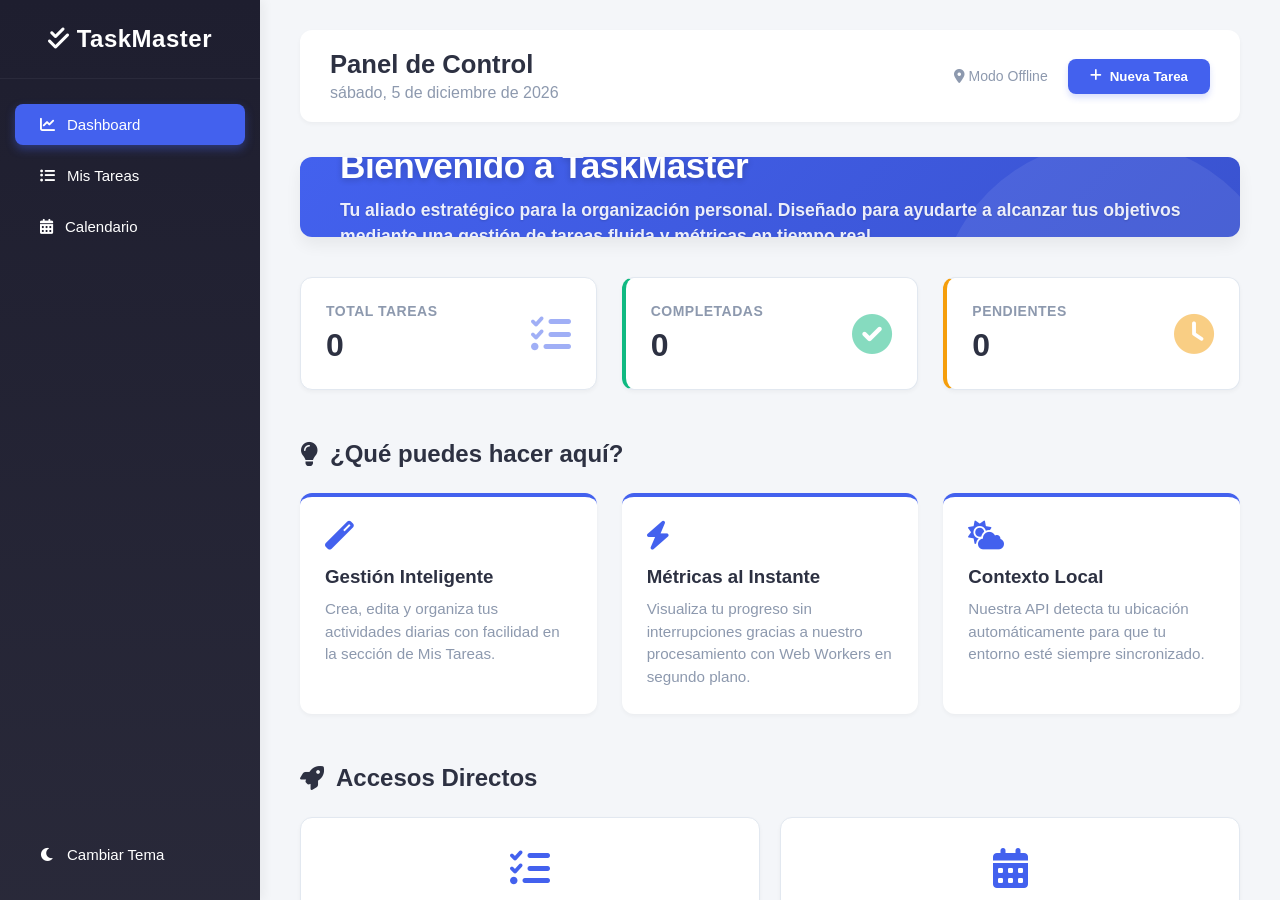
<file: index.html>
<!DOCTYPE html>
<html lang="es">
<head>
    <meta charset="UTF-8">
    <meta name="viewport" content="width=device-width, initial-scale=1.0"> 
    <title>Gestor de Tareas - Dashboard</title>
    <link href="https://cdnjs.cloudflare.com/ajax/libs/font-awesome/6.0.0/css/all.min.css" rel="stylesheet">
    <link href="css/styles.css" rel="stylesheet">
</head>
<body>

    <aside class="sidebar" id="sidebar-container"></aside>

    <main class="main-content">
        <header class="topbar">
            <div>
                <h1>Panel de Control</h1>
                <p id="current-date" style="color: var(--text-light); margin-top: 5px;"></p>
            </div>
            <div class="user-info">
                <span id="api-location"><i class="fas fa-map-marker-alt"></i> Obteniendo ubicación...</span>
                <button class="btn-primary" id="btn-open-modal"><i class="fas fa-plus"></i> Nueva Tarea</button>
            </div>
        </header>

        <section class="welcome-hero">
            <h1>Bienvenido a TaskMaster</h1>
            <h2>Tu aliado estratégico para la organización personal. Diseñado para ayudarte a alcanzar tus objetivos mediante una gestión de tareas fluida y métricas en tiempo real.</h2>
        </section>

        <section class="dashboard-cards">
            <div class="card">
                <div class="card-info">
                    <h3>Total Tareas</h3>
                    <span class="number" id="metric-total">0</span>
                </div>
                <i class="fas fa-tasks"></i>
            </div>
            <div class="card" style="border-left: 4px solid var(--success);">
                <div class="card-info">
                    <h3>Completadas</h3>
                    <span class="number" id="metric-completed">0</span>
                </div>
                <i class="fas fa-check-circle" style="color: var(--success);"></i>
            </div>
            <div class="card" style="border-left: 4px solid var(--warning);">
                <div class="card-info">
                    <h3>Pendientes</h3>
                    <span class="number" id="metric-pending">0</span>
                </div>
                <i class="fas fa-clock" style="color: var(--warning);"></i>
            </div>
        </section>

        <h2 class="section-title"><i class="fas fa-lightbulb"></i> ¿Qué puedes hacer aquí?</h2>
        <section class="features-section">
            <div class="feature-item">
                <i class="fas fa-magic"></i>
                <h3>Gestión Inteligente</h3>
                <p>Crea, edita y organiza tus actividades diarias con facilidad en la sección de Mis Tareas.</p>
            </div>
            <div class="feature-item">
                <i class="fas fa-bolt"></i>
                <h3>Métricas al Instante</h3>
                <p>Visualiza tu progreso sin interrupciones gracias a nuestro procesamiento con Web Workers en segundo plano.</p>
            </div>
            <div class="feature-item">
                <i class="fas fa-cloud-sun"></i>
                <h3>Contexto Local</h3>
                <p>Nuestra API detecta tu ubicación automáticamente para que tu entorno esté siempre sincronizado.</p>
            </div>
        </section>

        <h2 class="section-title"><i class="fas fa-rocket"></i> Accesos Directos</h2>
        <section class="quick-access-grid">
            <a href="tareas.html" class="action-card">
                <i class="fas fa-list-check"></i>
                <span>Mis Tareas</span>
                <small>Ver y editar listado</small>
            </a>
            <a href="calendario.html" class="action-card">
                <i class="fas fa-calendar-days"></i>
                <span>Calendario</span>
                <small>Planifica tu semana</small>
            </a>
        </section>
    </main>

    <div class="modal" id="task-modal">
        <div class="modal-content">
            <h2 id="modal-title" style="margin-bottom: 20px;">Agregar Nueva Tarea</h2>
            <form id="task-form">
                <input type="hidden" id="task-id">
                <div class="form-group"><label>Título</label><input type="text" id="task-title" required></div>
                <div class="form-group"><label>Descripción</label><textarea id="task-desc" rows="3" required></textarea></div>
                <div class="form-group"><label>Fecha</label><input type="date" id="task-date" required></div>
                
                <div class="form-group">
                    <label>Estado</label>
                    <select id="task-status"><option value="pending">Pendiente</option><option value="completed">Completada</option></select>
                </div>
                <div class="modal-actions">
                    <button type="button" class="btn-cancel" id="btn-close-modal">Cancelar</button>
                    <button type="submit" class="btn-primary">Guardar</button>
                </div>
            </form>
        </div>
    </div>

    <div class="modal" id="delete-confirm-modal">
        <div class="modal-content" style="max-width: 400px; text-align: center;">
            <div style="font-size: 3rem; color: var(--danger); margin-bottom: 15px;">
                <i class="fas fa-exclamation-triangle"></i>
            </div>
            <h2 style="margin-bottom: 10px;">¿Eliminar Tarea?</h2>
            <p style="color: var(--text-light); margin-bottom: 25px;">Esta acción es permanente y no se puede deshacer. ¿Estás seguro?</p>
            <div class="modal-actions" style="justify-content: center; width: 100%;">
                <button type="button" class="btn-cancel" id="btn-cancel-delete">Cancelar</button>
                <button type="button" class="btn-primary" id="btn-confirm-delete" style="background-color: var(--danger); box-shadow: 0 4px 6px rgba(239, 68, 68, 0.2);">Sí, Eliminar</button>
            </div>
        </div>
    </div>

    <script>
    window.addEventListener('pageshow', () => {
        sessionStorage.removeItem('redirigido');
    });
    </script>
    <script src="js/redirect.js"></script>
    <script src="js/api.js"></script>
    <script src="js/crud.js"></script>
    <script src="js/main.js"></script>
    <script>
        const opcionesFecha = { weekday: 'long', year: 'numeric', month: 'long', day: 'numeric' };
        document.getElementById('current-date').textContent = new Date().toLocaleDateString('es-ES', opcionesFecha);
    </script>
</body>
</html>
</file>
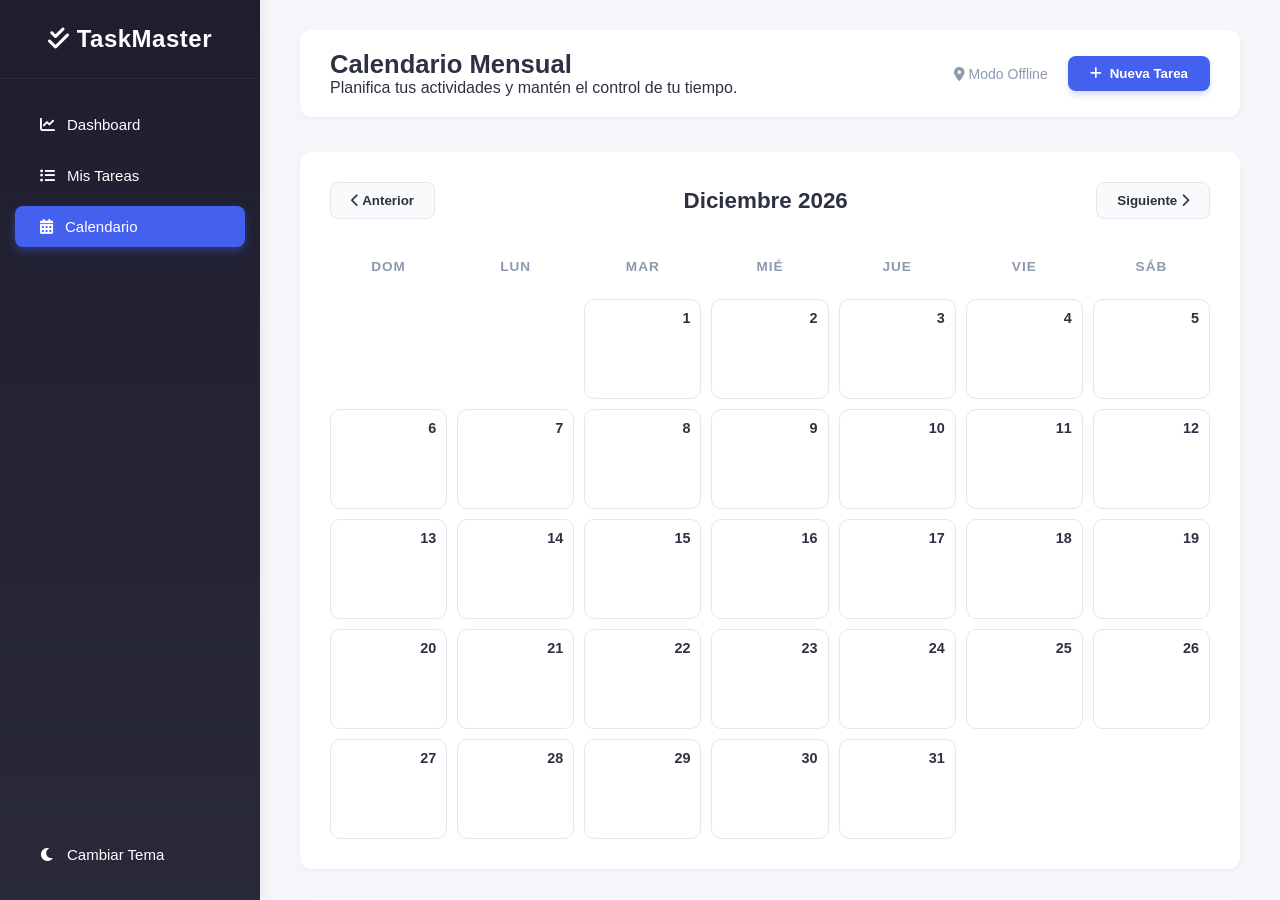
<file: calendario.html>
<!DOCTYPE html>
<html lang="es">
<head>
    <meta charset="UTF-8">
    <meta name="viewport" content="width=device-width, initial-scale=1.0">
    <title>Gestor de Tareas - Calendario</title>
    <link href="https://cdnjs.cloudflare.com/ajax/libs/font-awesome/6.0.0/css/all.min.css" rel="stylesheet">
    <link href="css/styles.css" rel="stylesheet">
</head>
<body>

    <aside class="sidebar" id="sidebar-container"></aside>

    <main class="main-content">
        <header class="topbar">
            <div>
                <h1>Calendario Mensual</h1>
                <p>Planifica tus actividades y mantén el control de tu tiempo.</p>
            </div>
            <div class="user-info">
                <span id="api-location"><i class="fas fa-map-marker-alt"></i> Obteniendo ubicación...</span>
                <button class="btn-primary" id="btn-open-modal"><i class="fas fa-plus"></i> Nueva Tarea</button>
            </div>
        </header>

        <section class="calendar-container">
            <div class="calendar-header-controls">
                <button id="prev-month"><i class="fas fa-chevron-left"></i> Anterior</button>
                <div style="position: relative; cursor: pointer;" title="Haz clic para buscar un mes o año">
                    <h2 id="calendar-month-year">Cargando...</h2>
                    <input type="month" id="month-picker" style="position: absolute; top: 0; left: 0; width: 100%; height: 100%; opacity: 0; cursor: pointer;">
                </div>
                <button id="next-month">Siguiente <i class="fas fa-chevron-right"></i></button>
            </div>

            <div class="calendar-grid" style="margin-bottom: 10px;">
                <div class="calendar-day-name">Dom</div>
                <div class="calendar-day-name">Lun</div>
                <div class="calendar-day-name">Mar</div>
                <div class="calendar-day-name">Mié</div>
                <div class="calendar-day-name">Jue</div>
                <div class="calendar-day-name">Vie</div>
                <div class="calendar-day-name">Sáb</div>
            </div>

            <div class="calendar-grid" id="calendar-days"></div>
        </section>

        <section class="crud-container" style="margin-top: 30px;">
            <div class="crud-header">
                <h3 class="section-title" style="margin:0;"><i class="fas fa-list-check"></i> Detalle de Tareas</h3>
                <div class="crud-controls">
                    <input type="text" id="search-input" placeholder="Buscar por ID o Título...">

                    <input type="date" id="filter-date-start" title="Desde la fecha...">
                    <input type="date" id="filter-date-end" title="Hasta la fecha...">
                    
                    <select id="filter-status" title="Filtrar por Estado">
                        <option value="all">Todas las tareas</option>
                        <option value="pending">Solo Pendientes</option>
                        <option value="completed">Solo Completadas</option>
                    </select>
                </div>
            </div>
            
            <div class="table-responsive">
                <table>
                    <thead>
                        <tr>
                            <th>ID</th><th>Título</th><th>Descripción</th>
                            <th id="th-fecha" class="sortable-header" title="Clic para ordenar">
                                Fecha <i id="sort-icon" class="fas fa-sort-down"></i>
                            </th>
                            <th>Estado</th><th>Acciones</th>
                        </tr>
                    </thead>
                    <tbody id="tasks-tbody"></tbody>
                </table>
            </div>

            <div id="pagination-controls" style="display: flex; justify-content: flex-end; align-items: center; gap: 15px; margin-top: 20px;">
                <button id="btn-prev-page" class="btn-cancel"><i class="fas fa-chevron-left"></i> Anterior</button>
                <span id="page-info" style="font-weight: 600; color: var(--text-dark);">Página 1</span>
                <button id="btn-next-page" class="btn-cancel">Siguiente <i class="fas fa-chevron-right"></i></button>
            </div>
        </section>
    </main>

    <div class="modal" id="task-modal">
        <div class="modal-content">
            <h2 id="modal-title" style="margin-bottom: 20px;">Agregar Nueva Tarea</h2>
            <form id="task-form">
                <input type="hidden" id="task-id">
                <div class="form-group"><label>Título</label><input type="text" id="task-title" required></div>
                <div class="form-group"><label>Descripción</label><textarea id="task-desc" rows="3" required></textarea></div>
                <div class="form-group"><label>Fecha</label><input type="date" id="task-date" required></div>
                <div class="form-group">
                    <label>Estado</label>
                    <select id="task-status"><option value="pending">Pendiente</option><option value="completed">Completada</option></select>
                </div>
                <div class="modal-actions">
                    <button type="button" class="btn-cancel" id="btn-close-modal">Cancelar</button>
                    <button type="submit" class="btn-primary">Guardar</button>
                </div>
            </form>
        </div>
    </div>

    <div class="modal" id="delete-confirm-modal">
        <div class="modal-content" style="max-width: 400px; text-align: center;">
            <div style="font-size: 3rem; color: var(--danger); margin-bottom: 15px;">
                <i class="fas fa-exclamation-triangle"></i>
            </div>
            <h2 id="delete-modal-title" style="margin-bottom: 10px;">¿Eliminar Tarea?</h2>
            <p id="delete-modal-text" style="color: var(--text-light); margin-bottom: 25px;">Esta acción es permanente y no se puede deshacer. ¿Estás seguro?</p>
            <div class="modal-actions" style="justify-content: center; width: 100%;">
                <button type="button" class="btn-cancel" id="btn-cancel-delete">Cancelar</button>
                <button type="button" class="btn-primary" id="btn-confirm-delete" style="background-color: var(--danger); box-shadow: 0 4px 6px rgba(239, 68, 68, 0.2);">Sí, Eliminar</button>
            </div>
        </div>
    </div>

    <div class="modal" id="view-task-modal">
        <div class="modal-content" style="max-width: 500px;">
            <div style="display: flex; justify-content: space-between; align-items: flex-start; margin-bottom: 20px; gap: 15px;">
                <h2 id="view-task-title" style="word-break: break-word; color: var(--primary-color); margin: 0;">Título de la tarea</h2>
                <span id="view-task-status" class="status-badge" style="white-space: nowrap;">Estado</span>
            </div>
            
            <div style="margin-bottom: 15px; color: var(--text-light); font-size: 0.95rem;">
                <p><strong><i class="fas fa-fingerprint"></i> ID:</strong> <span id="view-task-id"></span></p>
                <p style="margin-top: 8px;"><strong><i class="fas fa-calendar-alt"></i> Fecha planificada:</strong> <span id="view-task-date"></span></p>
            </div>
            
            <div style="margin-bottom: 25px;">
                <p style="color: var(--text-light); font-size: 0.95rem; margin-bottom: 8px;"><strong><i class="fas fa-align-left"></i> Descripción:</strong></p>
                <div id="view-task-desc" style="background: var(--bg-color); padding: 15px; border-radius: 8px; color: var(--text-dark); white-space: pre-wrap; font-size: 0.95rem; line-height: 1.5; max-height: 200px; overflow-y: auto;"></div>
            </div>
            
            <div class="modal-actions" style="justify-content: flex-end;">
                <button type="button" class="btn-cancel" id="btn-close-view">Cerrar</button>
                <button type="button" class="btn-primary" id="btn-edit-from-view"><i class="fas fa-edit"></i> Editar Tarea</button>
            </div>
        </div>
    </div>

    <script src="js/lastview.js"></script>
    <script src="js/api.js"></script>
    <script src="js/crud.js"></script>
    <script src="js/main.js"></script>
</body>
</html>
</file>
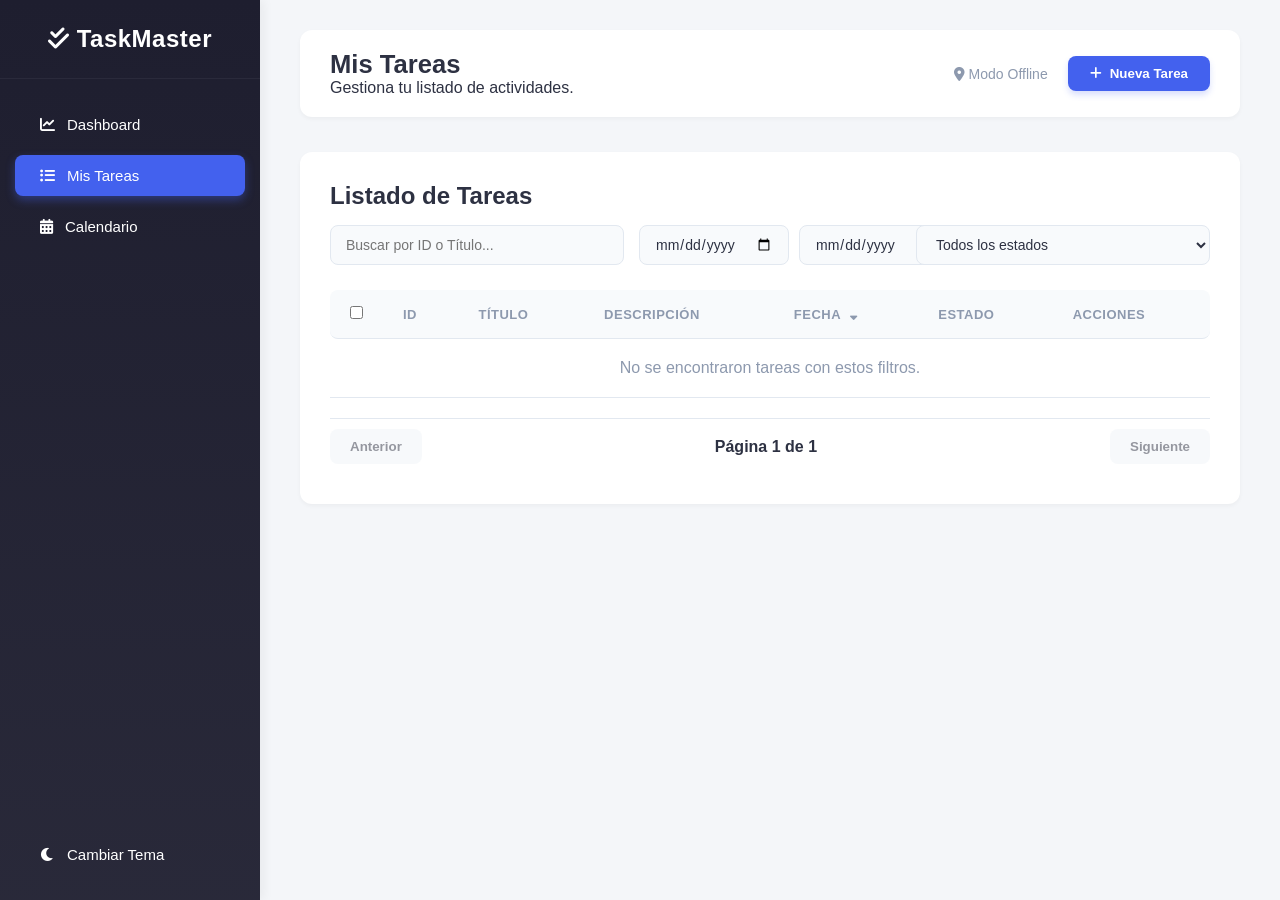
<file: tareas.html>
<!DOCTYPE html>
<html lang="es">
<head>
    <meta charset="UTF-8">
    <meta name="viewport" content="width=device-width, initial-scale=1.0">
    <title>Gestor de Tareas - Mis Tareas</title>
    <link href="https://cdnjs.cloudflare.com/ajax/libs/font-awesome/6.0.0/css/all.min.css" rel="stylesheet">
    <link href="css/styles.css" rel="stylesheet">
</head>
<body>

    <aside class="sidebar" id="sidebar-container"></aside>

    <main class="main-content">
        <header class="topbar">
            <div>
                <h1>Mis Tareas</h1>
                <p>Gestiona tu listado de actividades.</p>
            </div>
            <div class="user-info">
                <span id="api-location"><i class="fas fa-map-marker-alt"></i> Obteniendo ubicación...</span>
                <button class="btn-primary" id="btn-open-modal"><i class="fas fa-plus"></i> Nueva Tarea</button>
            </div>
        </header>

        <section class="crud-container">
            <div class="crud-header">
                <h2>Listado de Tareas</h2>
                <div class="crud-controls">
                    <input type="text" id="search-input" placeholder="Buscar por ID o Título...">
                    
                    <button id="btn-delete-selected" class="btn-primary" style="background-color: var(--danger); display: none;">
                        <i class="fas fa-trash-alt"></i> Eliminar Seleccionadas
                    </button>
                    
                    <div class="date-filters">
                        <input type="date" id="filter-date-start" title="Desde la fecha...">
                        <input type="date" id="filter-date-end" title="Hasta la fecha...">
                    </div>
                    
                    <select id="filter-select">
                        <option value="all">Todos los estados</option>
                        <option value="pending">Pendientes</option>
                        <option value="completed">Completadas</option>
                    </select>
                </div>
            </div>
            <div class="table-responsive">
                <table id="tasks-table">
                    <thead>
                        <tr>
                            <th style="width: 40px; text-align: center;">
                                <input type="checkbox" id="select-all-tasks" title="Seleccionar todas las tareas">
                            </th>
                            <th>ID</th>
                            <th>Título</th>
                            <th>Descripción</th>
                            <th id="th-fecha" class="sortable-header" title="Clic para ordenar">
                                Fecha <i id="sort-icon" class="fas fa-sort-down"></i>
                            </th>
                            <th>Estado</th>
                            <th>Acciones</th>
                        </tr>
                    </thead>
                    <tbody id="tasks-tbody"></tbody>
                </table>
            </div>
            
            <div class="pagination-controls">
                <button type="button" class="btn-cancel" id="btn-prev-page" disabled>Anterior</button>
                <span id="page-info">Página 1 de 1</span>
                <button type="button" class="btn-cancel" id="btn-next-page" disabled>Siguiente</button>
            </div>
        </section>
    </main>

    <div class="modal" id="task-modal">
        <div class="modal-content">
            <h2 id="modal-title" style="margin-bottom: 20px;">Agregar Nueva Tarea</h2>
            <form id="task-form">
                <input type="hidden" id="task-id">
                <div class="form-group"><label>Título</label><input type="text" id="task-title" required></div>
                <div class="form-group"><label>Descripción</label><textarea id="task-desc" rows="3" required></textarea></div>
                <div class="form-group"><label>Fecha</label><input type="date" id="task-date" required></div>
                
                <div class="form-group">
                    <label>Estado</label>
                    <select id="task-status"><option value="pending">Pendiente</option><option value="completed">Completada</option></select>
                </div>
                <div class="modal-actions">
                    <button type="button" class="btn-cancel" id="btn-close-modal">Cancelar</button>
                    <button type="submit" class="btn-primary">Guardar</button>
                </div>
            </form>
        </div>
    </div>

    <div class="modal" id="delete-confirm-modal">
        <div class="modal-content" style="max-width: 400px; text-align: center;">
            <div style="font-size: 3rem; color: var(--danger); margin-bottom: 15px;">
                <i class="fas fa-exclamation-triangle"></i>
            </div>
            <h2 id="delete-modal-title" style="margin-bottom: 10px;">¿Eliminar Tarea?</h2>
            <p id="delete-modal-text" style="color: var(--text-light); margin-bottom: 25px;">Esta acción es permanente y no se puede deshacer. ¿Estás seguro?</p>
            <div class="modal-actions" style="justify-content: center; width: 100%;">
                <button type="button" class="btn-cancel" id="btn-cancel-delete">Cancelar</button>
                <button type="button" class="btn-primary" id="btn-confirm-delete" style="background-color: var(--danger); box-shadow: 0 4px 6px rgba(239, 68, 68, 0.2);">Sí, Eliminar</button>
            </div>
        </div>
    </div>

    <div class="modal" id="view-task-modal">
        <div class="modal-content" style="max-width: 500px;">
            <div style="display: flex; justify-content: space-between; align-items: flex-start; margin-bottom: 20px; gap: 15px;">
                <h2 id="view-task-title" style="word-break: break-word; color: var(--primary-color); margin: 0;">Título de la tarea</h2>
                <span id="view-task-status" class="status-badge" style="white-space: nowrap;">Estado</span>
            </div>
            
            <div style="margin-bottom: 15px; color: var(--text-light); font-size: 0.95rem;">
                <p><strong><i class="fas fa-fingerprint"></i> ID:</strong> <span id="view-task-id"></span></p>
                <p style="margin-top: 8px;"><strong><i class="fas fa-calendar-alt"></i> Fecha planificada:</strong> <span id="view-task-date"></span></p>
            </div>
            
            <div style="margin-bottom: 25px;">
                <p style="color: var(--text-light); font-size: 0.95rem; margin-bottom: 8px;"><strong><i class="fas fa-align-left"></i> Descripción:</strong></p>
                <div id="view-task-desc" style="background: var(--bg-color); padding: 15px; border-radius: 8px; color: var(--text-dark); white-space: pre-wrap; font-size: 0.95rem; line-height: 1.5; max-height: 200px; overflow-y: auto;"></div>
            </div>
            
            <div class="modal-actions" style="justify-content: flex-end;">
                <button type="button" class="btn-cancel" id="btn-close-view">Cerrar</button>
                <button type="button" class="btn-primary" id="btn-edit-from-view"><i class="fas fa-edit"></i> Editar Tarea</button>
            </div>
        </div>
    </div>
    
    <script src="js/lastview.js"></script>
    <script src="js/api.js"></script>
    <script src="js/crud.js"></script>
    <script src="js/main.js"></script>
</body>
</html>
</file>
<file: css/styles.css>
:root {
    --primary-color: #4361ee;
    --primary-hover: #3a53d0;
    --sidebar-bg: #1e1e2f; 
    --bg-color: #f4f6f9; 
    --card-bg: #ffffff;
    --text-dark: #2d3142;
    --text-light: #8d99ae;
    --border-color: #e2e8f0;
    --input-bg: #f8fafc;
    --hover-bg: #f1f5f9;
    --success: #10b981; 
    --warning: #f59e0b; 
    --danger: #ef4444; 
    --white: #ffffff;
    --border-radius: 12px; 
    --shadow-sm: 0 2px 4px rgba(0,0,0,0.04);
    --shadow-md: 0 8px 16px rgba(0,0,0,0.06);
    --shadow-hover: 0 12px 24px rgba(67, 97, 238, 0.15);
}

body.dark-theme {
    --primary-color: #6366f1;
    --primary-hover: #4f46e5;
    --sidebar-bg: #0b1120;
    --bg-color: #0f172a;
    --card-bg: #1e293b;
    --text-dark: #f8fafc;
    --text-light: #94a3b8;
    --border-color: #334155;
    --input-bg: #0f172a;
    --hover-bg: #334155;
    --white: #ffffff; 
    --shadow-sm: 0 2px 4px rgba(0,0,0,0.3);
    --shadow-md: 0 8px 16px rgba(0,0,0,0.4);
    --shadow-hover: 0 12px 24px rgba(99, 102, 241, 0.25);
}

* { 
    margin: 0; 
    padding: 0; 
    box-sizing: border-box; 
    font-family: 'Inter', 'Segoe UI', Tahoma, Geneva, Verdana, sans-serif; 
}

body { 
    background-color: var(--bg-color); 
    color: var(--text-dark); 
    display: flex; 
    height: 100vh; 
    overflow: hidden; 
    transition: background-color 0.3s ease, color 0.3s ease;
}

.sidebar { 
    width: 260px; 
    background: linear-gradient(180deg, var(--sidebar-bg) 0%, rgba(30,30,47,0.95) 100%);
    color: #ffffff; 
    display: flex; 
    flex-direction: column; 
    box-shadow: 4px 0 10px rgba(0,0,0,0.05);
    z-index: 10;
    transition: background 0.3s ease;
}

.sidebar-header { 
    padding: 25px 20px; 
    text-align: center; 
    border-bottom: 1px solid rgba(255,255,255,0.05); 
}

.sidebar-header h2 {
    font-size: 1.5rem;
    letter-spacing: 0.5px;
}

.sidebar-menu { 
    list-style: none; 
    padding: 20px 0; 
    flex: 1; 
    display: flex;
    flex-direction: column;
}

.sidebar-menu li { 
    padding: 12px 25px; 
    margin: 5px 15px;
    border-radius: 8px;
    transition: all 0.3s ease; 
    cursor: pointer; 
}

.sidebar-menu li:hover { 
    background-color: rgba(255,255,255,0.08); 
    transform: translateX(5px);
}

.sidebar-menu li.active { 
    background-color: var(--primary-color); 
    box-shadow: 0 4px 10px rgba(67, 97, 238, 0.4);
}

.sidebar-menu li a { 
    color: #ffffff; 
    text-decoration: none; 
    display: flex; 
    align-items: center; 
    gap: 12px; 
    font-size: 15px; 
    font-weight: 500;
}

/* Solo empujamos el botón al fondo, dejando que su tamaño sea el mismo que los demás */
#theme-toggle-btn {
    margin-top: auto; 
}

/* Opcional: Que el icono brille como un sol en modo oscuro */
body.dark-theme #theme-toggle-btn i {
    color: #fbbf24; 
    text-shadow: 0 0 10px rgba(251, 191, 36, 0.5); 
    transition: transform 0.5s ease, color 0.3s ease;
}

.main-content { 
    flex: 1; 
    display: flex; 
    flex-direction: column; 
    overflow-y: auto; 
    padding: 30px 40px; 
    scroll-behavior: smooth;
}

.topbar { 
    display: flex; 
    justify-content: space-between; 
    align-items: center; 
    margin-bottom: 35px; 
    background: var(--card-bg);
    padding: 20px 30px;
    border-radius: var(--border-radius);
    box-shadow: var(--shadow-sm);
    transition: background-color 0.3s ease;
}

.topbar h1 { font-size: 1.6rem; color: var(--text-dark); }
.user-info { display: flex; align-items: center; gap: 20px; font-size: 14px; color: var(--text-light); }

.btn-primary { 
    background-color: var(--primary-color); 
    color: var(--white); 
    border: none; 
    padding: 10px 22px; 
    border-radius: 8px; 
    cursor: pointer; 
    font-weight: 600; 
    display: flex;
    align-items: center;
    gap: 8px;
    transition: all 0.3s ease; 
    box-shadow: 0 4px 6px rgba(67, 97, 238, 0.2);
}

.btn-primary:hover { 
    background-color: var(--primary-hover); 
    transform: translateY(-2px);
    box-shadow: 0 6px 12px rgba(67, 97, 238, 0.3);
}

.welcome-hero {
    background: linear-gradient(135deg, var(--primary-color) 0%, var(--primary-hover) 100%);
    border-radius: var(--border-radius);
    padding: clamp(15px, 4vw, 40px); 
    margin-bottom: 40px;     
    box-shadow: var(--shadow-md);
    position: relative;
    overflow: hidden;
    z-index: 1; 
    display: flex;
    flex-direction: column;
    justify-content: center;
    gap: 10px; 
    height: auto; 
    min-height: fit-content; 
    box-sizing: border-box; 
    width: 100%;
}

.welcome-hero::after {
    content: '';
    position: absolute;
    top: -20%; 
    right: -5%;
    width: clamp(150px, 30vw, 350px); 
    height: clamp(150px, 30vw, 350px);
    background: rgba(255, 255, 255, 0.08); 
    border-radius: 50%;
    z-index: -1; 
    pointer-events: none; 
}

.welcome-hero h1 { 
    margin: 0; 
    font-size: clamp(1.2rem, 5vw, 2.2rem); 
    font-weight: 800; 
    color: #ffffff;
    text-shadow: 0 2px 6px rgba(0, 0, 0, 0.2); 
    letter-spacing: -0.5px; 
    line-height: 1.2; 
    word-wrap: break-word; 
}

.welcome-hero h2 { 
    margin: 0;
    font-size: clamp(0.85rem, 3vw, 1.1rem); 
    max-width: 100%; 
    line-height: 1.5;
    color: rgba(255, 255, 255, 0.9); 
    text-shadow: 0 1px 2px rgba(0, 0, 0, 0.15); 
}

.dashboard-cards { 
    display: grid; 
    grid-template-columns: repeat(auto-fit, minmax(250px, 1fr)); 
    gap: 25px; 
    margin-bottom: 40px; 
}

.card { 
    background-color: var(--card-bg); 
    padding: 25px; 
    border-radius: var(--border-radius); 
    box-shadow: var(--shadow-sm); 
    display: flex; 
    justify-content: space-between; 
    align-items: center; 
    transition: all 0.3s ease;
    border: 1px solid var(--border-color);
}

.card:hover {
    transform: translateY(-5px);
    box-shadow: var(--shadow-hover);
}

.card-info h3 { font-size: 14px; color: var(--text-light); margin-bottom: 8px; text-transform: uppercase; letter-spacing: 0.5px;}
.card-info .number { font-size: 32px; font-weight: 800; color: var(--text-dark); }
.card i { font-size: 2.5rem; color: var(--primary-color); opacity: 0.5; }

.section-title {
    margin: 10px 0 25px 0;
    font-size: 1.5rem;
    color: var(--text-dark);
    display: flex;
    align-items: center;
    gap: 12px;
}

.features-section {
    display: grid;
    grid-template-columns: repeat(auto-fit, minmax(250px, 1fr));
    gap: 25px;
    margin-bottom: 40px;
}

.feature-item {
    background: var(--card-bg);
    padding: 25px;
    border-radius: var(--border-radius);
    border-top: 4px solid var(--primary-color);
    box-shadow: var(--shadow-sm);
    transition: transform 0.3s ease, background-color 0.3s ease;
}

.feature-item:hover { transform: translateY(-5px); box-shadow: var(--shadow-md); }
.feature-item i { font-size: 1.8rem; color: var(--primary-color); margin-bottom: 15px; display: block; }
.feature-item h3 { margin-bottom: 10px; color: var(--text-dark); }
.feature-item p { color: var(--text-light); font-size: 0.95rem; line-height: 1.5;}

.quick-access-grid {
    display: grid;
    grid-template-columns: repeat(auto-fit, minmax(220px, 1fr));
    gap: 20px;
    margin-bottom: 40px;
}

.action-card {
    background: var(--card-bg);
    padding: 30px 20px;
    text-align: center;
    border-radius: var(--border-radius);
    text-decoration: none;
    color: var(--text-dark);
    box-shadow: var(--shadow-sm);
    transition: all 0.3s ease;
    display: flex;
    flex-direction: column;
    align-items: center;
    gap: 12px;
    border: 1px solid var(--border-color);
}

.action-card:hover {
    transform: translateY(-8px);
    box-shadow: var(--shadow-hover);
    border-color: var(--primary-color);
}

.action-card i { font-size: 2.5rem; color: var(--primary-color); transition: transform 0.3s;}
.action-card:hover i { transform: scale(1.1); }
.action-card span { font-weight: 700; font-size: 1.1rem; }
.action-card small { color: var(--text-light); font-size: 0.9rem; }

.crud-container { 
    background-color: var(--card-bg); 
    padding: 30px; 
    border-radius: var(--border-radius); 
    box-shadow: var(--shadow-sm); 
    margin-bottom: 40px;
    transition: background-color 0.3s ease;
}

.crud-header { 
    display: flex; 
    justify-content: space-between; 
    align-items: center; 
    margin-bottom: 25px; 
    flex-wrap: wrap;
    gap: 15px;
}

.crud-controls { display: flex; gap: 15px; flex-wrap: wrap; width: 100%; justify-content: flex-end;}

.crud-controls input, .crud-controls select { 
    padding: 10px 15px; 
    border: 1px solid var(--border-color); 
    border-radius: 8px; 
    outline: none; 
    font-size: 14px;
    color: var(--text-dark);
    transition: all 0.3s ease;
    background-color: var(--input-bg);
    flex: 1; 
    min-width: 150px;
}

.crud-controls input:focus, .crud-controls select:focus {
    border-color: var(--primary-color);
    box-shadow: 0 0 0 3px rgba(67, 97, 238, 0.1);
    background-color: var(--card-bg);
}

.table-responsive {
    width: 100%;
    overflow-x: auto; 
    display: block;
    -webkit-overflow-scrolling: touch; 
}

table { 
    width: 100%; 
    border-collapse: separate; 
    border-spacing: 0;
    min-width: 600px; 
}

th, td { 
    text-align: left; 
    padding: 16px 20px; 
    border-bottom: 1px solid var(--border-color); 
}

th { 
    background-color: var(--input-bg); 
    font-weight: 600; 
    color: var(--text-light);
    font-size: 13px;
    text-transform: uppercase;
    letter-spacing: 0.5px;
}

th:first-child { border-top-left-radius: 8px; border-bottom-left-radius: 8px; }
th:last-child { border-top-right-radius: 8px; border-bottom-right-radius: 8px; }

tbody tr { transition: background-color 0.2s ease; }
tbody tr:hover { background-color: var(--hover-bg); }

.sortable-header { 
    cursor: pointer; 
    user-select: none; 
    transition: color 0.2s ease; 
}

.sortable-header:hover { color: var(--primary-color); }
.sortable-header i { margin-left: 5px; font-size: 0.9em; }

.status-badge { 
    padding: 6px 12px; 
    border-radius: 20px; 
    font-size: 12px; 
    font-weight: 600; 
    display: inline-block;
}

.status-pending { background-color: rgba(245, 158, 11, 0.15); color: var(--warning); }
.status-completed { background-color: rgba(16, 185, 129, 0.15); color: var(--success); }

.action-btns button { 
    background: var(--hover-bg); 
    border: none; 
    cursor: pointer; 
    font-size: 15px; 
    margin-right: 8px; 
    width: 32px;
    height: 32px;
    border-radius: 6px;
    transition: all 0.2s ease; 
}

.btn-edit { color: var(--primary-color); }
.btn-delete { color: var(--danger); }
.action-btns button:hover.btn-edit { background: var(--primary-color); color: var(--white); }
.action-btns button:hover.btn-delete { background: var(--danger); color: var(--white); }

.date-filters { display: flex; gap: 10px; flex: 1; min-width: 250px;}
.pagination-controls { display: flex; justify-content: space-between; align-items: center; margin-top: 20px; padding: 10px 0; border-top: 1px solid var(--border-color); }
.pagination-controls span { font-weight: 600; color: var(--text-dark); }

.calendar-container {
    background-color: var(--card-bg);
    padding: 30px;
    border-radius: var(--border-radius);
    box-shadow: var(--shadow-sm);
    transition: background-color 0.3s ease;
}

.calendar-header-controls {
    display: flex;
    justify-content: space-between;
    align-items: center;
    margin-bottom: 25px;
    flex-wrap: wrap;
    gap: 10px;
}

.calendar-header-controls h2 { color: var(--text-dark); font-size: 1.4rem; text-align: center; }

.calendar-header-controls button {
    background: var(--input-bg);
    border: 1px solid var(--border-color);
    padding: 10px 20px;
    border-radius: 8px;
    cursor: pointer;
    font-weight: 600;
    transition: all 0.3s;
    color: var(--text-dark);
}

.calendar-header-controls button:hover {
    background-color: var(--primary-color);
    color: var(--white);
    border-color: var(--primary-color);
}

.calendar-grid {
    display: grid;
    grid-template-columns: repeat(7, 1fr);
    gap: 10px;
}

.calendar-day-name {
    text-align: center;
    font-weight: 700;
    color: var(--text-light);
    padding: 15px 0;
    text-transform: uppercase;
    font-size: 0.85rem;
    letter-spacing: 1px;
}

.calendar-day {
    border: 1px solid var(--border-color);
    border-radius: 10px;
    min-height: 100px;
    padding: 10px;
    transition: all 0.2s ease;
    display: flex;
    flex-direction: column;
    gap: 6px;
    background: var(--card-bg);
}

.calendar-day:hover {
    border-color: var(--primary-color);
    box-shadow: 0 4px 12px rgba(67, 97, 238, 0.08);
}

.day-number { font-weight: 700; color: var(--text-dark); align-self: flex-end; font-size: 0.9rem;}

.cal-task {
    background-color: rgba(67, 97, 238, 0.1);
    color: var(--primary-color);
    font-size: 0.7rem;
    padding: 5px 8px;
    border-radius: 6px;
    font-weight: 600;
    white-space: nowrap;
    overflow: hidden;
    text-overflow: ellipsis;
    cursor: pointer;
    transition: background 0.2s;
}

.cal-task:hover { background-color: rgba(67, 97, 238, 0.2); }
.cal-task.completed { background-color: rgba(16, 185, 129, 0.1); color: var(--success); }
.cal-task.completed:hover { background-color: rgba(16, 185, 129, 0.2); }

.modal { 
    display: none; 
    position: fixed; 
    top: 0; left: 0; width: 100%; height: 100%; 
    background-color: rgba(15, 23, 42, 0.6); 
    backdrop-filter: blur(4px); 
    align-items: center; 
    justify-content: center; 
    z-index: 1000; 
}

.modal-content { 
    background-color: var(--card-bg); 
    padding: 35px; 
    border-radius: 16px; 
    width: 90%;
    max-width: 450px; 
    box-shadow: 0 20px 25px -5px rgba(0, 0, 0, 0.1); 
    transform: translateY(-20px);
    animation: modalSlideIn 0.3s forwards ease-out;
}

@keyframes modalSlideIn {
    to { transform: translateY(0); }
}

.form-group { margin-bottom: 20px; }
.form-group label { display: block; margin-bottom: 8px; font-weight: 600; font-size: 14px; color: var(--text-dark);}

.form-group input, .form-group textarea, .form-group select { 
    width: 100%; 
    padding: 12px; 
    border: 1px solid var(--border-color); 
    border-radius: 8px; 
    outline: none; 
    font-size: 15px;
    color: var(--text-dark);
    background-color: var(--input-bg);
    transition: border-color 0.3s;
}

.form-group input:focus, .form-group textarea:focus, .form-group select:focus {
    border-color: var(--primary-color);
    box-shadow: 0 0 0 3px rgba(67, 97, 238, 0.1);
}

.modal-actions { display: flex; justify-content: flex-end; gap: 12px; margin-top: 30px; }

.btn-cancel { 
    background-color: var(--hover-bg); 
    color: var(--text-dark); 
    border: none; 
    padding: 10px 20px; 
    border-radius: 8px; 
    cursor: pointer; 
    font-weight: 600;
    transition: 0.2s;
}

.btn-cancel:hover { background-color: var(--border-color); }

#toast-container {
    position: fixed;
    bottom: 25px;
    right: 25px;
    z-index: 9999;
    display: flex;
    flex-direction: column;
    gap: 12px;
}

.toast-notification {
    min-width: 280px;
    background-color: var(--card-bg);
    color: var(--text-dark);
    padding: 16px 20px;
    border-radius: var(--border-radius);
    box-shadow: 0 10px 30px rgba(0,0,0,0.15);
    display: flex;
    align-items: center;
    gap: 15px;
    font-weight: 600;
    font-size: 14px;
    transform: translateX(120%);
    transition: transform 0.4s cubic-bezier(0.68, -0.55, 0.265, 1.55);
    border-left: 5px solid transparent;
}

.toast-notification.show { transform: translateX(0); }
.toast-success { border-left-color: var(--success); }
.toast-success i { color: var(--success); font-size: 1.4rem; }
.toast-danger { border-left-color: var(--danger); }
.toast-danger i { color: var(--danger); font-size: 1.4rem; }
.toast-info { border-left-color: var(--primary-color); }
.toast-info i { color: var(--primary-color); font-size: 1.4rem; }

/* =========================================
   DISEÑO RESPONSIVO (MÓVILES Y TABLETS)
   ========================================= */
@media (max-width: 900px) {
    body { flex-direction: column; }
    
    .sidebar { 
        width: 100%; 
        height: auto; 
        box-shadow: 0 4px 10px rgba(0,0,0,0.1); 
        flex: none; 
    }
    
    .sidebar-header { padding: 15px; border-bottom: none; }
    .sidebar-header h2 { font-size: 1.3rem; }
    
    .sidebar-menu { 
        display: flex; 
        flex-direction: row; 
        align-items: center;
        padding: 0 15px 15px 15px; 
        overflow-x: auto; 
        -webkit-overflow-scrolling: touch; 
    }
    
    .sidebar-menu::-webkit-scrollbar { display: none; }
    .sidebar-menu { -ms-overflow-style: none; scrollbar-width: none; }
    
    .sidebar-menu li { 
        flex: 0 0 auto; 
        margin: 0 5px; 
        padding: 10px 15px; 
        white-space: nowrap; 
    }
    
    /* Quitamos el margen automático en móviles para que se vea igual que el resto en la fila */
    #theme-toggle-btn { 
        margin: 0 5px; 
    }

    .main-content { padding: 20px 15px; }
    .topbar { flex-direction: column; align-items: flex-start; gap: 15px; padding: 20px; }
    .user-info { width: 100%; justify-content: space-between; flex-direction: row-reverse; }
    
    .welcome-hero { padding: 25px; }
    .welcome-hero h1 { font-size: 1.7rem; }
    
    .dashboard-cards { grid-template-columns: 1fr; }
    
    .crud-container { padding: 20px; }
    .crud-header { flex-direction: column; align-items: stretch; }
    .crud-controls { flex-direction: column; }
    .crud-controls input, .crud-controls select { width: 100%; }
    
    .calendar-container { padding: 15px; }
    .calendar-header-controls { flex-direction: column; gap: 15px; }
    .calendar-header-controls button { width: 100%; }
    .calendar-grid { gap: 5px; }
    .calendar-day-name { font-size: 0.7rem; padding: 10px 0; }
    .calendar-day { min-height: 70px; padding: 5px; border-radius: 6px; }
    .day-number { font-size: 0.8rem; }
    .cal-task { font-size: 0.6rem; padding: 3px 5px; }
}

@media (max-width: 400px) {
    .features-section, .quick-access-grid { grid-template-columns: 1fr; }
    .modal-content { padding: 25px 20px; }
}
</file>
